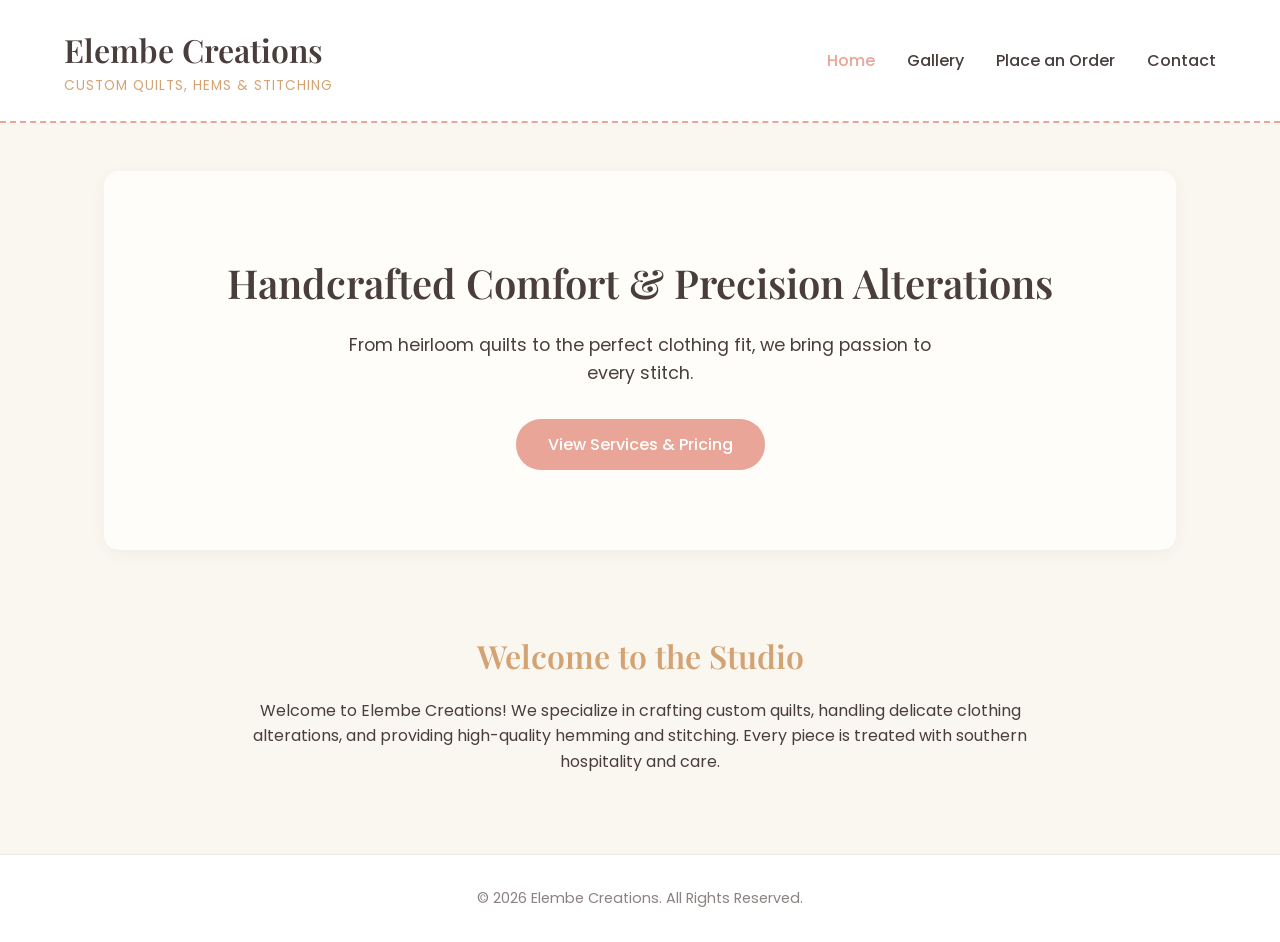
<file: index.html>
<!DOCTYPE html>
<html lang="en">
<head>
    <meta charset="UTF-8">
    <meta name="viewport" content="width=device-width, initial-scale=1.0">
    <title>Elembe Creations | Home</title>
    <!-- Google Fonts for the rustic/feminine look -->
    <link rel="preconnect" href="https://fonts.googleapis.com">
    <link rel="preconnect" href="https://fonts.gstatic.com" crossorigin>
    <link href="https://fonts.googleapis.com/css2?family=Playfair+Display:ital,wght@0,400..900;1,400..900&family=Poppins:wght@300;400;500;600&display=swap" rel="stylesheet">
    <link rel="stylesheet" href="css/style.css">
    <script src="https://identity.netlify.com/v1/netlify-identity-widget.js"></script>
</head>
<body>

    <!-- Main Navigation Bar (Reusable) -->
    <header>
        <div class="logo">
            <h1>Elembe Creations</h1>
            <p>Custom Quilts, Hems & Stitching</p>
        </div>
        
        <button class="menu-toggle" aria-label="Toggle navigation">
            <span class="bar"></span>
            <span class="bar"></span>
            <span class="bar"></span>
        </button>

        <nav class="nav-menu">
            <ul>
                <li><a href="index.html" class="active">Home</a></li>
                <li><a href="gallery.html">Gallery</a></li>
                <li><a href="order.html">Place an Order</a></li>
                <li><a href="contact.html">Contact</a></li>
            </ul>
        </nav>
    </header>

    <!-- Main Content Area (Unique to Home Page) -->
    <main>
        <!-- Hero Section -->
        <section class="hero">
            <h2>Handcrafted Comfort & Precision Alterations</h2>
            <p>From heirloom quilts to the perfect clothing fit, we bring passion to every stitch.</p>
            <a href="order.html" class="btn">View Services & Pricing</a>
        </section>

        <!-- Brief Intro / About Snippet -->
        <section class="intro">
            <h3>Welcome to the Studio</h3>
            <p>Welcome to Elembe Creations! We specialize in crafting custom quilts, handling delicate clothing alterations, and providing high-quality hemming and stitching. Every piece is treated with southern hospitality and care.</p>
        </section>
    </main>

    <!-- Footer (Reusable) -->
    <footer>
        <p>&copy; 2026 Elembe Creations. All Rights Reserved.</p>
    </footer>

    <script src="js/main.js"></script>

    <script>
    if (window.netlifyIdentity) {
        window.netlifyIdentity.on("init", (user) => {
        if (!user) {
            window.netlifyIdentity.on("login", () => {
            document.location.href = "/admin/";
            });
        }
        });
    }
    </script>
</body>
</html>
</file>
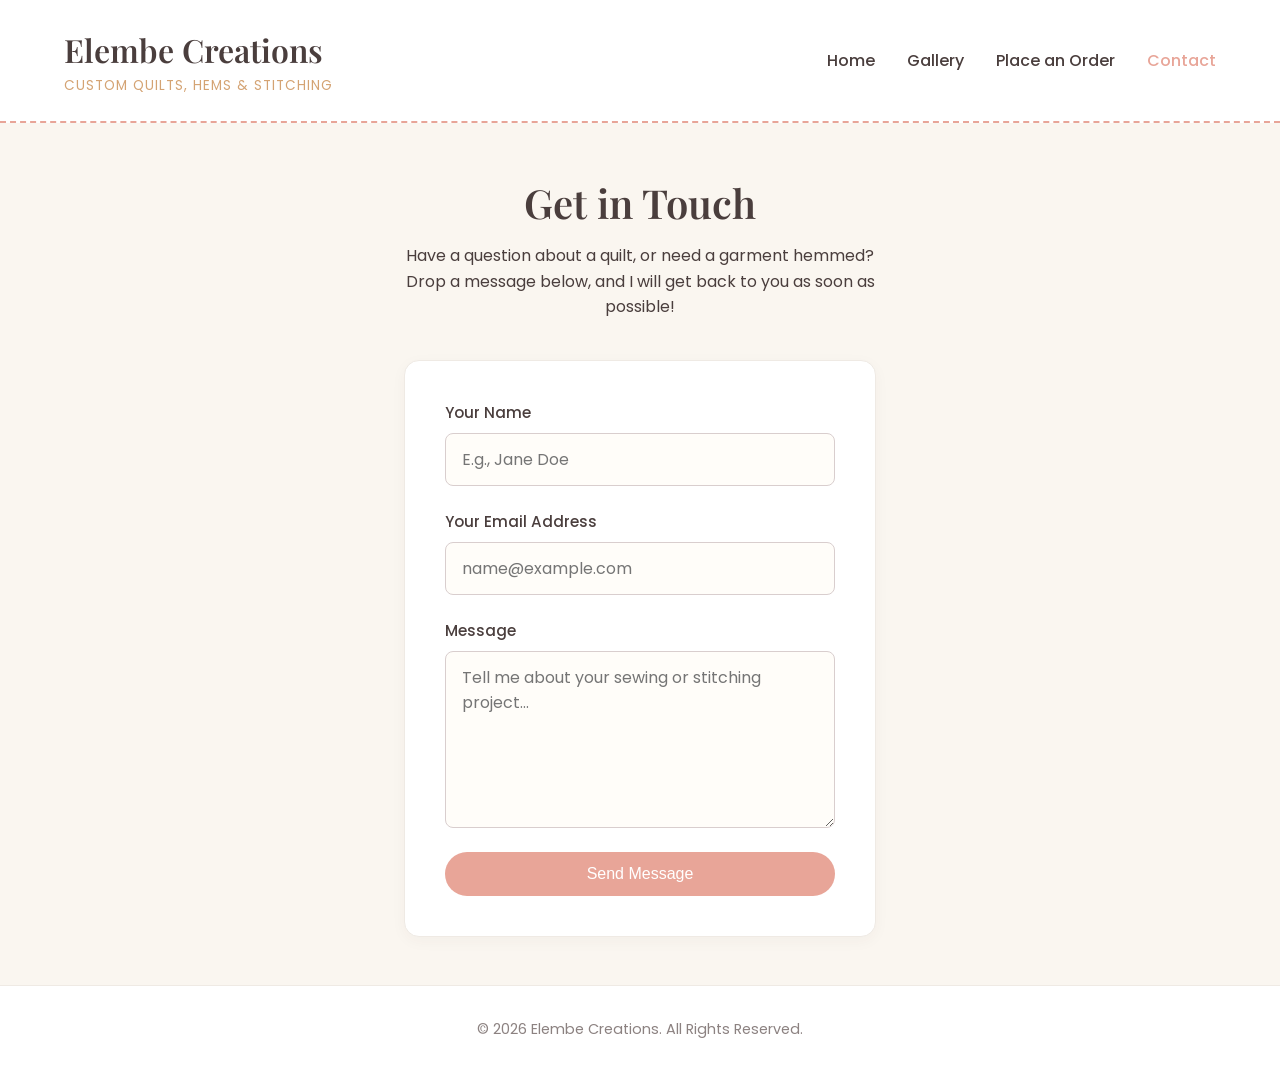
<file: contact.html>
<!DOCTYPE html>
<html lang="en">
<head>
    <meta charset="UTF-8">
    <meta name="viewport" content="width=device-width, initial-scale=1.0">
    <title>Elembe Creations | Contact</title>
    <!-- Google Fonts -->
    <link rel="preconnect" href="https://fonts.googleapis.com">
    <link rel="preconnect" href="https://fonts.gstatic.com" crossorigin>
    <link href="https://fonts.googleapis.com/css2?family=Playfair+Display:ital,wght@0,400..900;1,400..900&family=Poppins:wght@300;400;500;600&display=swap" rel="stylesheet">
    <link rel="stylesheet" href="css/style.css">
</head>
<body>

    <!-- Main Navigation Bar (Active link moved to Contact) -->
    <header>
        <div class="logo">
            <h1>Elembe Creations</h1>
            <p>Custom Quilts, Hems & Stitching</p>
        </div>
        
        <button class="menu-toggle" aria-label="Toggle navigation">
            <span class="bar"></span>
            <span class="bar"></span>
            <span class="bar"></span>
        </button>

        <nav class="nav-menu">
            <ul>
                <li><a href="index.html">Home</a></li>
                <li><a href="gallery.html">Gallery</a></li>
                <li><a href="order.html">Place an Order</a></li>
                <li><a href="contact.html" class="active">Contact</a></li>
            </ul>
        </nav>
    </header>

    <!-- Main Contact Content -->
    <main class="contact-container">
        <section class="contact-intro">
            <h2>Get in Touch</h2>
            <p>Have a question about a quilt, or need a garment hemmed? Drop a message below, and I will get back to you as soon as possible!</p>
        </section>

        <!-- Contact Form -->
        <form action="https://formspree.io/f/xdavoodg" method="POST" class="contact-form">
            
            <div class="form-group">
                <label for="name">Your Name</label>
                <input type="text" id="name" name="name" placeholder="E.g., Jane Doe" required>
            </div>

            <div class="form-group">
                <label for="email">Your Email Address</label>
                <input type="email" id="email" name="email" placeholder="name@example.com" required>
            </div>

            <div class="form-group">
                <label for="message">Message</label>
                <textarea id="message" name="message" rows="6" placeholder="Tell me about your sewing or stitching project..." required></textarea>
            </div>

            <button type="submit" class="btn form-btn">Send Message</button>
        </form>
    </main>

    <!-- Footer -->
    <footer>
        <p>&copy; 2026 Elembe Creations. All Rights Reserved.</p>
    </footer>

    <script src="js/main.js"></script>
</body>
</html>
</file>
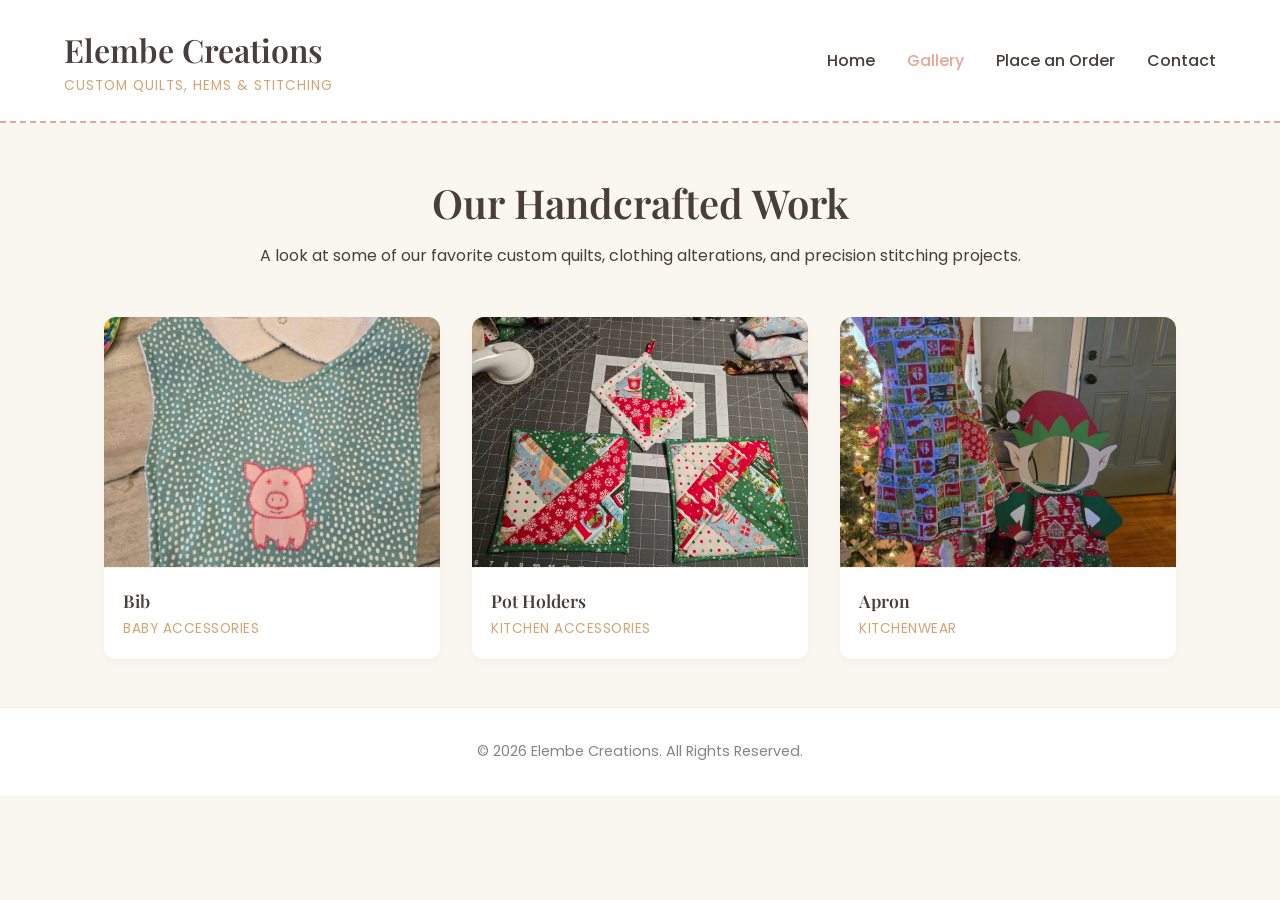
<file: gallery.html>
<!DOCTYPE html>
<html lang="en">
<head>
    <meta charset="UTF-8">
    <meta name="viewport" content="width=device-width, initial-scale=1.0">
    <title>Elembe Creations | Gallery</title>
    <link rel="preconnect" href="https://fonts.googleapis.com">
    <link rel="preconnect" href="https://fonts.gstatic.com" crossorigin>
    <link href="https://fonts.googleapis.com/css2?family=Playfair+Display:ital,wght@0,400..900;1,400..900&family=Poppins:wght@300;400;500;600&display=swap" rel="stylesheet">
    <link rel="stylesheet" href="css/style.css">
</head>
<body>

    <header>
        <div class="logo">
            <h1>Elembe Creations</h1>
            <p>Custom Quilts, Hems & Stitching</p>
        </div>
        
        <button class="menu-toggle" aria-label="Toggle navigation">
            <span class="bar"></span>
            <span class="bar"></span>
            <span class="bar"></span>
        </button>

        <nav class="nav-menu">
            <ul>
                <li><a href="index.html">Home</a></li>
                <li><a href="gallery.html" class="active">Gallery</a></li>
                <li><a href="order.html">Place an Order</a></li>
                <li><a href="contact.html">Contact</a></li>
            </ul>
        </nav>
    </header>

    <main>
        <section class="gallery-intro">
            <h2>Our Handcrafted Work</h2>
            <p>A look at some of our favorite custom quilts, clothing alterations, and precision stitching projects.</p>
        </section>

        <section id="gallery-grid" class="gallery-grid">

        </section>
    </main>

    <footer>
        <p>&copy; 2026 Elembe Creations. All Rights Reserved.</p>
    </footer>

    <script src="js/main.js"></script>

    <div id="image-modal" class="lightbox-modal">
        <span class="modal-close">&times;</span>
        <img class="modal-content" id="modal-target-img" alt="Full size view">
    </div>
    
</body>
</html>
</file>
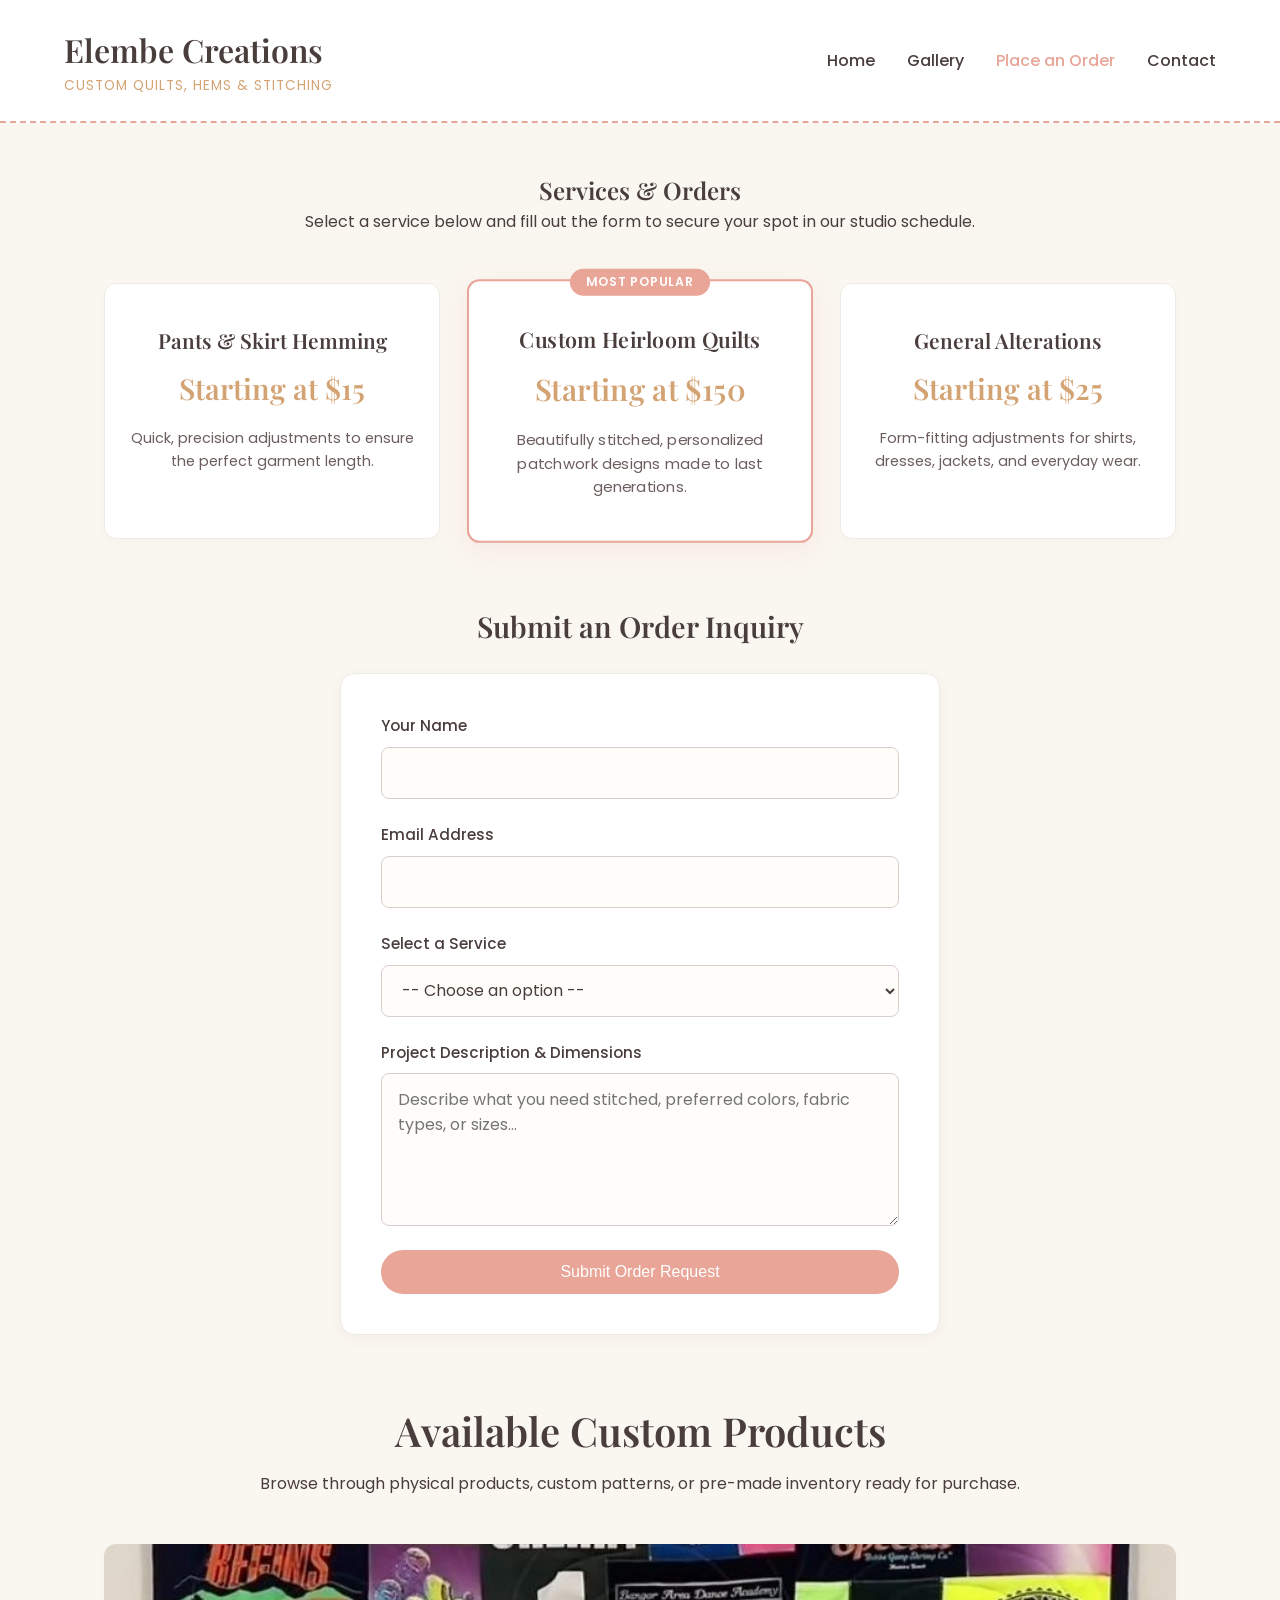
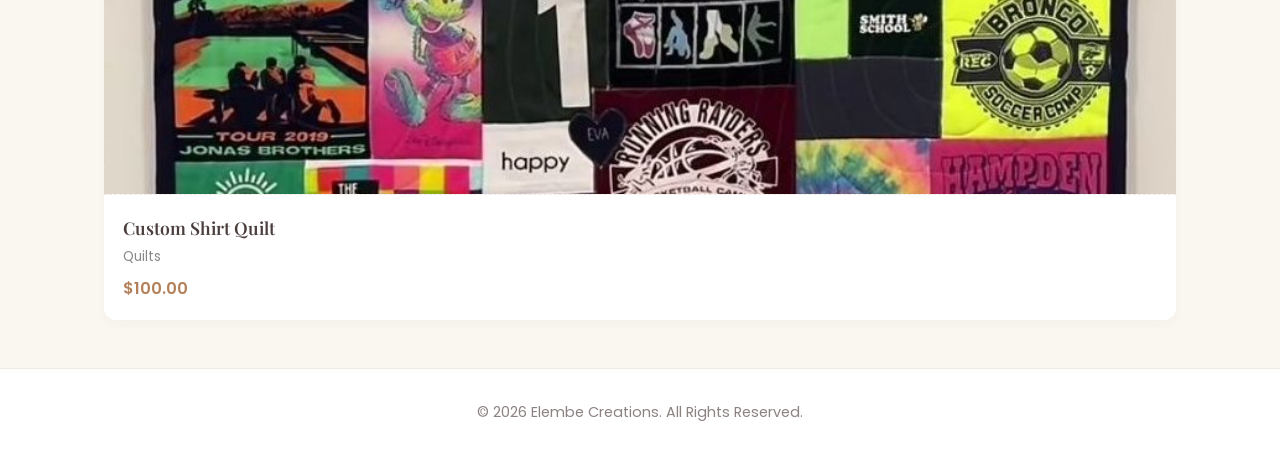
<file: order.html>
<!DOCTYPE html>
<html lang="en">
<head>
    <meta charset="UTF-8">
    <meta name="viewport" content="width=device-width, initial-scale=1.0">
    <title>Elembe Creations | Place an Order</title>
    <!-- Google Fonts -->
    <link rel="preconnect" href="https://fonts.googleapis.com">
    <link rel="preconnect" href="https://fonts.gstatic.com" crossorigin>
    <link href="https://fonts.googleapis.com/css2?family=Playfair+Display:ital,wght@0,400..900;1,400..900&family=Poppins:wght@300;400;500;600&display=swap" rel="stylesheet">
    <link rel="stylesheet" href="css/style.css">
</head>
<body>

    <!-- Main Navigation Bar (Active link moved to Order) -->
    <header>
        <div class="logo">
            <h1>Elembe Creations</h1>
            <p>Custom Quilts, Hems & Stitching</p>
        </div>
        
        <button class="menu-toggle" aria-label="Toggle navigation">
            <span class="bar"></span>
            <span class="bar"></span>
            <span class="bar"></span>
        </button>

        <nav class="nav-menu">
            <ul>
                <li><a href="index.html">Home</a></li>
                <li><a href="gallery.html">Gallery</a></li>
                <li><a href="order.html" class="active">Place an Order</a></li>
                <li><a href="contact.html">Contact</a></li>
            </ul>
        </nav>
    </header>

    <!-- Main Content Area -->
    <main>
        <section class="order-intro">
            <h2>Services & Orders</h2>
            <p>Select a service below and fill out the form to secure your spot in our studio schedule.</p>
        </section>

        <!-- Pricing Cards Menu (Using Flexbox/Grid) -->
        <section class="pricing-menu">
            <div class="price-card">
                <h3>Pants & Skirt Hemming</h3>
                <p class="price">Starting at $15</p>
                <p class="price-desc">Quick, precision adjustments to ensure the perfect garment length.</p>
            </div>
            <div class="price-card highlighted">
                <span class="badge">Most Popular</span>
                <h3>Custom Heirloom Quilts</h3>
                <p class="price">Starting at $150</p>
                <p class="price-desc">Beautifully stitched, personalized patchwork designs made to last generations.</p>
            </div>
            <div class="price-card">
                <h3>General Alterations</h3>
                <p class="price">Starting at $25</p>
                <p class="price-desc">Form-fitting adjustments for shirts, dresses, jackets, and everyday wear.</p>
            </div>
        </section>

        <!-- Order Placement Form -->
        <section class="order-form-container">
            <h3>Submit an Order Inquiry</h3>
            <form action="https://formspree.io/f/xdavoodg" method="POST" class="contact-form">
                
                <div class="form-group">
                    <label for="client-name">Your Name</label>
                    <input type="text" id="client-name" name="name" required>
                </div>

                <div class="form-group">
                    <label for="client-email">Email Address</label>
                    <input type="email" id="client-email" name="email" required>
                </div>

                <div class="form-group">
                    <label for="service-type">Select a Service</label>
                    <select id="service-type" name="service" required>
                        <option value="" disabled selected>-- Choose an option --</option>
                        <option value="hemming">Children's Clothing</option>
                        <option value="quilt">Custom Heirloom Quilt</option>
                        <option value="alterations">General Alterations / Repairs</option>
                        <option value="other">Other</option>
                    </select>
                </div>

                <div class="form-group">
                    <label for="project-details">Project Description & Dimensions</label>
                    <textarea id="project-details" name="details" rows="5" placeholder="Describe what you need stitched, preferred colors, fabric types, or sizes..." required></textarea>
                </div>

                <button type="submit" class="btn form-btn">Submit Order Request</button>
            </form>
        </section>

        <section class="gallery-intro" style="margin-top: 4rem;">
            <h2>Available Custom Products</h2>
            <p>Browse through physical products, custom patterns, or pre-made inventory ready for purchase.</p>
        </section>

        <section id="order-products-grid" class="gallery-grid">
        </section>

    </main>

    <!-- Footer -->
    <footer>
        <p>&copy; 2026 Elembe Creations. All Rights Reserved.</p>
    </footer>

    <script src="js/main.js"></script>

    <div id="image-modal" class="lightbox-modal">
        <span class="modal-close">&times;</span>
        <img class="modal-content" id="modal-target-img" alt="Full size view">
    </div>
</body>
</html>
</file>
<file: css/style.css>
/* ==========================================================================
   1. DESIGN VARIABLES (The Vibe Palette)
   ========================================================================== */
:root {
    --bg-color: #FAF6F0;       /* Soft, warm cream (cozy, rustic background) */
    --primary-color: #D4A373;  /* Warm tan/wood tone */
    --accent-pink: #E8A598;    /* Dusty rose / feminine accent */
    --text-dark: #4A3E3D;      /* Deep charcoal-brown instead of harsh black */
    --text-light: #FFFFFF;     /* Pure white for button text */
    
    /* Fonts */
    --header-font: 'Playfair Display', serif;
    --body-font: 'Poppins', sans-serif;
}

/* ==========================================================================
   2. BASE STYLES
   ========================================================================== */
* {
    margin: 0;
    padding: 0;
    box-sizing: border-box;
}

body {
    background-color: var(--bg-color);
    color: var(--text-dark);
    font-family: var(--body-font);
    line-height: 1.6;
}

h1, h2, h3, h4 {
    font-family: var(--header-font);
    font-weight: 600;
}

/* ==========================================================================
   3. NAVIGATION HEADER
   ========================================================================== */
header {
    background-color: #FFFFFF;
    border-bottom: 2px dashed var(--accent-pink); /* Cute stitched effect */
    display: flex;
    justify-content: space-between;
    align-items: center;
    padding: 1.5rem 5%;
}

.logo h1 {
    color: var(--text-dark);
    font-size: 2rem;
}

.logo p {
    font-size: 0.85rem;
    letter-spacing: 1px;
    text-transform: uppercase;
    color: var(--primary-color);
}

nav ul {
    display: flex;
    list-style: none;
}

nav ul li {
    margin-left: 2rem;
}

nav ul li a {
    text-decoration: none;
    color: var(--text-dark);
    font-weight: 500;
    transition: color 0.3s ease;
}

nav ul li a:hover, 
nav ul li a.active {
    color: var(--accent-pink);
}

/* Hide hamburger button by default on desktop/tablet */
.menu-toggle {
    display: none;
    flex-direction: column;
    justify-content: space-between;
    width: 30px;
    height: 21px;
    background: transparent;
    border: none;
    cursor: pointer;
    z-index: 10;
}

.menu-toggle .bar {
    height: 3px;
    width: 100%;
    background-color: var(--text-dark);
    border-radius: 10px;
    transition: all 0.3s ease;
}

/* ==========================================================================
   MOBILE RESPONSIVE STYLES (Screens smaller than 768px)
   ========================================================================== */
@media (max-width: 768px) {
    /* Show the hamburger bars */
    .menu-toggle {
        display: flex;
    }

    /* Transform the nav menu into a smooth, animated dropdown block */
    .nav-menu {
        width: 100%;
        display: flex;          /* Keep it display flex so layout calculates correctly */
        flex-direction: column;
        align-items: center;    /* Centers everything horizontally */
        justify-content: center;/* Centers everything vertically if needed */
        
        /* Smooth Animation Settings */
        max-height: 0;          /* Completely collapsed by default */
        opacity: 0;             /* Invisible by default */
        overflow: hidden;       /* Hides the text while collapsed */
        transition: max-height 0.4s ease-in-out, opacity 0.3s ease-in-out, padding 0.4s ease-in-out;
        padding: 0;             /* No padding when closed to prevent line ghosting */
    }

    /* When JavaScript adds the 'active' class, animate it open */
    .nav-menu.active {
        max-height: 300px;      /* Large enough to fit your 4 menu items comfortably */
        opacity: 1;             /* Fade it in beautifully */
        padding-top: 1.5rem;    /* Generous breathing room below the logo */
        padding-bottom: 1rem;   /* Padding right above the stitched line */
    }

    /* Force the list items to stack vertically and center */
    .nav-menu ul {
        display: flex;
        flex-direction: column; /* Stacks links vertically */
        align-items: center;    /* Centers them precisely in the middle */
        width: 100%;
        padding: 0;
        margin: 0;
    }

    .nav-menu ul li {
        margin: 0.8rem 0;       /* Perfect vertical spacing between choices */
        margin-left: 0;         /* Clear out desktop margins */
        text-align: center;
        width: 100%;            /* Allows full click target area */
    }

    .nav-menu ul li a {
        font-size: 1.1rem;      /* Slightly larger for easier mobile tapping */
        display: inline-block;
    }

    /* Force header layout adjustments */
    header {
        flex-direction: column;
        align-items: flex-start;
        position: relative;
        box-shadow: none;        /* Kills any phantom shadow borders */
    }

    .logo {
        width: 100%;
        padding-right: 50px;
    }

    .menu-toggle {
        position: absolute;
        top: 2rem;
        right: 5%;
    }

    /* Animate the hamburger into an 'X' when open */
    .menu-toggle.active .bar:nth-child(1) {
        transform: translateY(9px) rotate(45deg);
    }
    .menu-toggle.active .bar:nth-child(2) {
        opacity: 0;
    }
    .menu-toggle.active .bar:nth-child(3) {
        transform: translateY(-9px) rotate(-45deg);
    }
}

/* ==========================================================================
   4. HOME PAGE CONTENT (MAIN)
   ========================================================================== */
main {
    max-width: 1200px;
    margin: 0 auto;
    padding: 3rem 5%;
}

/* Hero Section */
.hero {
    text-align: center;
    padding: 5rem 2rem;
    background-color: #FFFDF9;
    border-radius: 15px; /* Softer, feminine rounded edges */
    box-shadow: 0 4px 15px rgba(74, 62, 61, 0.05); /* Soft shadow */
    margin-bottom: 3rem;
}

.hero h2 {
    font-size: 2.5rem;
    margin-bottom: 1rem;
}

.hero p {
    font-size: 1.1rem;
    margin-bottom: 2rem;
    max-width: 600px;
    margin-left: auto;
    margin-right: auto;
}

/* Buttons */
.btn {
    display: inline-block;
    background-color: var(--accent-pink);
    color: var(--text-light);
    padding: 0.8rem 2rem;
    text-decoration: none;
    border-radius: 25px;
    font-weight: 500;
    transition: transform 0.2s ease, background-color 0.3s ease;
}

.btn:hover {
    background-color: var(--primary-color);
    transform: translateY(-2px); /* Subtle lifting effect */
}

/* Intro Section */
.intro {
    text-align: center;
    max-width: 800px;
    margin: 0 auto;
    padding: 2rem 0;
}

.intro h3 {
    font-size: 2rem;
    margin-bottom: 1rem;
    color: var(--primary-color);
}

/* ==========================================================================
   5. FOOTER
   ========================================================================== */
footer {
    text-align: center;
    padding: 2rem;
    background-color: #FFFFFF;
    border-top: 1px solid #EFEAE4;
    font-size: 0.9rem;
    color: #8C8281;
}

/* ==========================================================================
   6. GALLERY PAGE STYLES
   ========================================================================== */
.gallery-intro {
    text-align: center;
    margin-bottom: 3rem;
}

.gallery-intro h2 {
    font-size: 2.5rem;
    color: var(--text-dark);
    margin-bottom: 0.5rem;
}

/* The Magic Grid Layout */
.gallery-grid {
    display: grid;
    grid-template-columns: repeat(auto-fit, minmax(280px, 1fr));
    gap: 2rem; /* Spacing between the photos */
}

/* Individual Card Setup */
.gallery-item {
    background-color: #FFFFFF;
    border-radius: 12px;
    overflow: hidden; /* Keeps the image inside the rounded corners */
    box-shadow: 0 4px 10px rgba(74, 62, 61, 0.03);
    transition: transform 0.3s ease, box-shadow 0.3s ease;
}

/* Hover effect to make it feel interactive */
.gallery-item:hover {
    transform: translateY(-5px);
    box-shadow: 0 8px 20px rgba(74, 62, 61, 0.08);
}

/* Ensure images fit nicely inside their cards */
.gallery-item img {
    width: 100%;
    height: 250px;       /* Forces all images to be a uniform height */
    object-fit: cover;   /* Crops the image perfectly without distorting it */
    display: block;
}

/* Text box underneath each photo */
.item-info {
    padding: 1.2rem;
    border-top: 1px dashed #EFEAE4; /* Another subtle stitched look */
}

.item-info h4 {
    font-size: 1.1rem;
    color: var(--text-dark);
    margin-bottom: 0.2rem;
}

.item-info p {
    font-size: 0.85rem;
    color: var(--primary-color);
    text-transform: uppercase;
    letter-spacing: 0.5px;
}

/* ==========================================================================
   7. CONTACT PAGE STYLES
   ========================================================================== */
.contact-container {
    max-width: 600px; /* Keeps the form from getting too wide on desktop */
    margin: 0 auto;
    padding: 3rem 5%;
}

.contact-intro {
    text-align: center;
    margin-bottom: 2.5rem;
}

.contact-intro h2 {
    font-size: 2.5rem;
    margin-bottom: 0.5rem;
}

/* Form Container Styling */
.contact-form {
    background-color: #FFFFFF;
    padding: 2.5rem;
    border-radius: 15px;
    box-shadow: 0 4px 15px rgba(74, 62, 61, 0.04);
    border: 1px solid #EFEAE4;
}

/* Individual Form Fields Layout */
.form-group {
    margin-bottom: 1.5rem;
    display: flex;
    flex-direction: column; /* Puts label on top of the input box */
}

.form-group label {
    font-weight: 500;
    margin-bottom: 0.5rem;
    font-size: 0.95rem;
    color: var(--text-dark);
}

/* Input Boxes and Textareas */
.form-group input,
.form-group textarea {
    font-family: var(--body-font);
    padding: 0.8rem 1rem;
    border: 1px solid #D9CECE;
    border-radius: 8px;
    background-color: #FFFDF9;
    color: var(--text-dark);
    font-size: 1rem;
    transition: border-color 0.3s ease, box-shadow 0.3s ease;
}

/* Focus effect when a user clicks into a text box */
.form-group input:focus,
.form-group textarea:focus {
    outline: none;
    border-color: var(--accent-pink);
    box-shadow: 0 0 0 3px rgba(232, 165, 152, 0.2); /* Soft pink glow */
}

/* Center and stretch the button slightly */
.form-btn {
    width: 100%;
    border: none;
    cursor: pointer;
    font-size: 1rem;
    text-align: center;
}

/* ==========================================================================
   8. ORDER & PRICING PAGE STYLES
   ========================================================================== */
.order-intro {
    text-align: center;
    margin-bottom: 3rem;
}

/* Pricing Cards Layout */
.pricing-menu {
    display: grid;
    grid-template-columns: repeat(auto-fit, minmax(280px, 1fr));
    gap: 2rem;
    margin-bottom: 4rem;
}

.price-card {
    background-color: #FFFFFF;
    border: 1px solid #EFEAE4;
    border-radius: 12px;
    padding: 2.5rem 1.5rem;
    text-align: center;
    position: relative;
    box-shadow: 0 4px 10px rgba(74, 62, 61, 0.02);
}

/* Give the middle quilt card a special popping effect */
.price-card.highlighted {
    border: 2px solid var(--accent-pink);
    transform: scale(1.03); /* Slightly larger */
    box-shadow: 0 8px 25px rgba(232, 165, 152, 0.15);
}

/* "Most Popular" Ribbon Badge */
.badge {
    position: absolute;
    top: -12px;
    left: 50%;
    transform: translateX(-50%);
    background-color: var(--accent-pink);
    color: var(--text-light);
    padding: 0.2rem 1rem;
    font-size: 0.75rem;
    font-weight: 600;
    text-transform: uppercase;
    border-radius: 20px;
    letter-spacing: 0.5px;
}

.price-card h3 {
    font-size: 1.3rem;
    color: var(--text-dark);
    margin-bottom: 0.5rem;
}

.price-card .price {
    font-size: 1.8rem;
    font-weight: 600;
    color: var(--primary-color);
    margin-bottom: 1rem;
    font-family: var(--header-font);
}

.price-desc {
    font-size: 0.9rem;
    color: #6B5E5D;
}

/* Order Form Container centering */
.order-form-container {
    max-width: 600px;
    margin: 0 auto;
}

.order-form-container h3 {
    font-size: 1.8rem;
    text-align: center;
    margin-bottom: 1.5rem;
}

/* Styling for the dropdown menu */
.form-group select {
    font-family: var(--body-font);
    padding: 0.8rem 1rem;
    border: 1px solid #D9CECE;
    border-radius: 8px;
    background-color: #FFFDF9;
    color: var(--text-dark);
    font-size: 1rem;
    cursor: pointer;
}

.form-group select:focus {
    outline: none;
    border-color: var(--accent-pink);
}

/* Lightbox Background Overlay */
.lightbox-modal {
    display: none; 
    position: fixed;
    z-index: 9999; /* Ensures it sits on top of navbars and headers */
    left: 0;
    top: 0;
    width: 100%;
    height: 100%;
    background-color: rgba(0, 0, 0, 0.85); /* Smooth dark background */
    align-items: center;
    justify-content: center;
    cursor: zoom-out;
}

/* The Image Frame */
.modal-content {
    margin: auto;
    display: block;
    max-width: 90%;
    max-height: 85vh;
    object-fit: contain;
    border-radius: 4px;
    box-shadow: 0 8px 24px rgba(0, 0, 0, 0.5);
    animation: zoomIn 0.25s ease-out;
}

/* Close Button Theme */
.modal-close {
    position: absolute;
    top: 20px;
    right: 35px;
    color: #fff;
    font-size: 40px;
    font-weight: bold;
    cursor: pointer;
    transition: 0.2s;
}

.modal-close:hover {
    color: #b38059; /* Matches your accent scheme color */
}

/* Smooth zoom-in pop animation */
@keyframes zoomIn {
    from { transform: scale(0.95); opacity: 0; }
    to { transform: scale(1); opacity: 1; }
}

.gallery-item img {
    cursor: zoom-in;
    transition: transform 0.3s ease, filter 0.3s ease;
}

.gallery-item img:hover {
    transform: scale(1.02); /* Very subtle pop forward */
    filter: brightness(0.95); /* Slight tint shift on mouseover */
}
</file>
